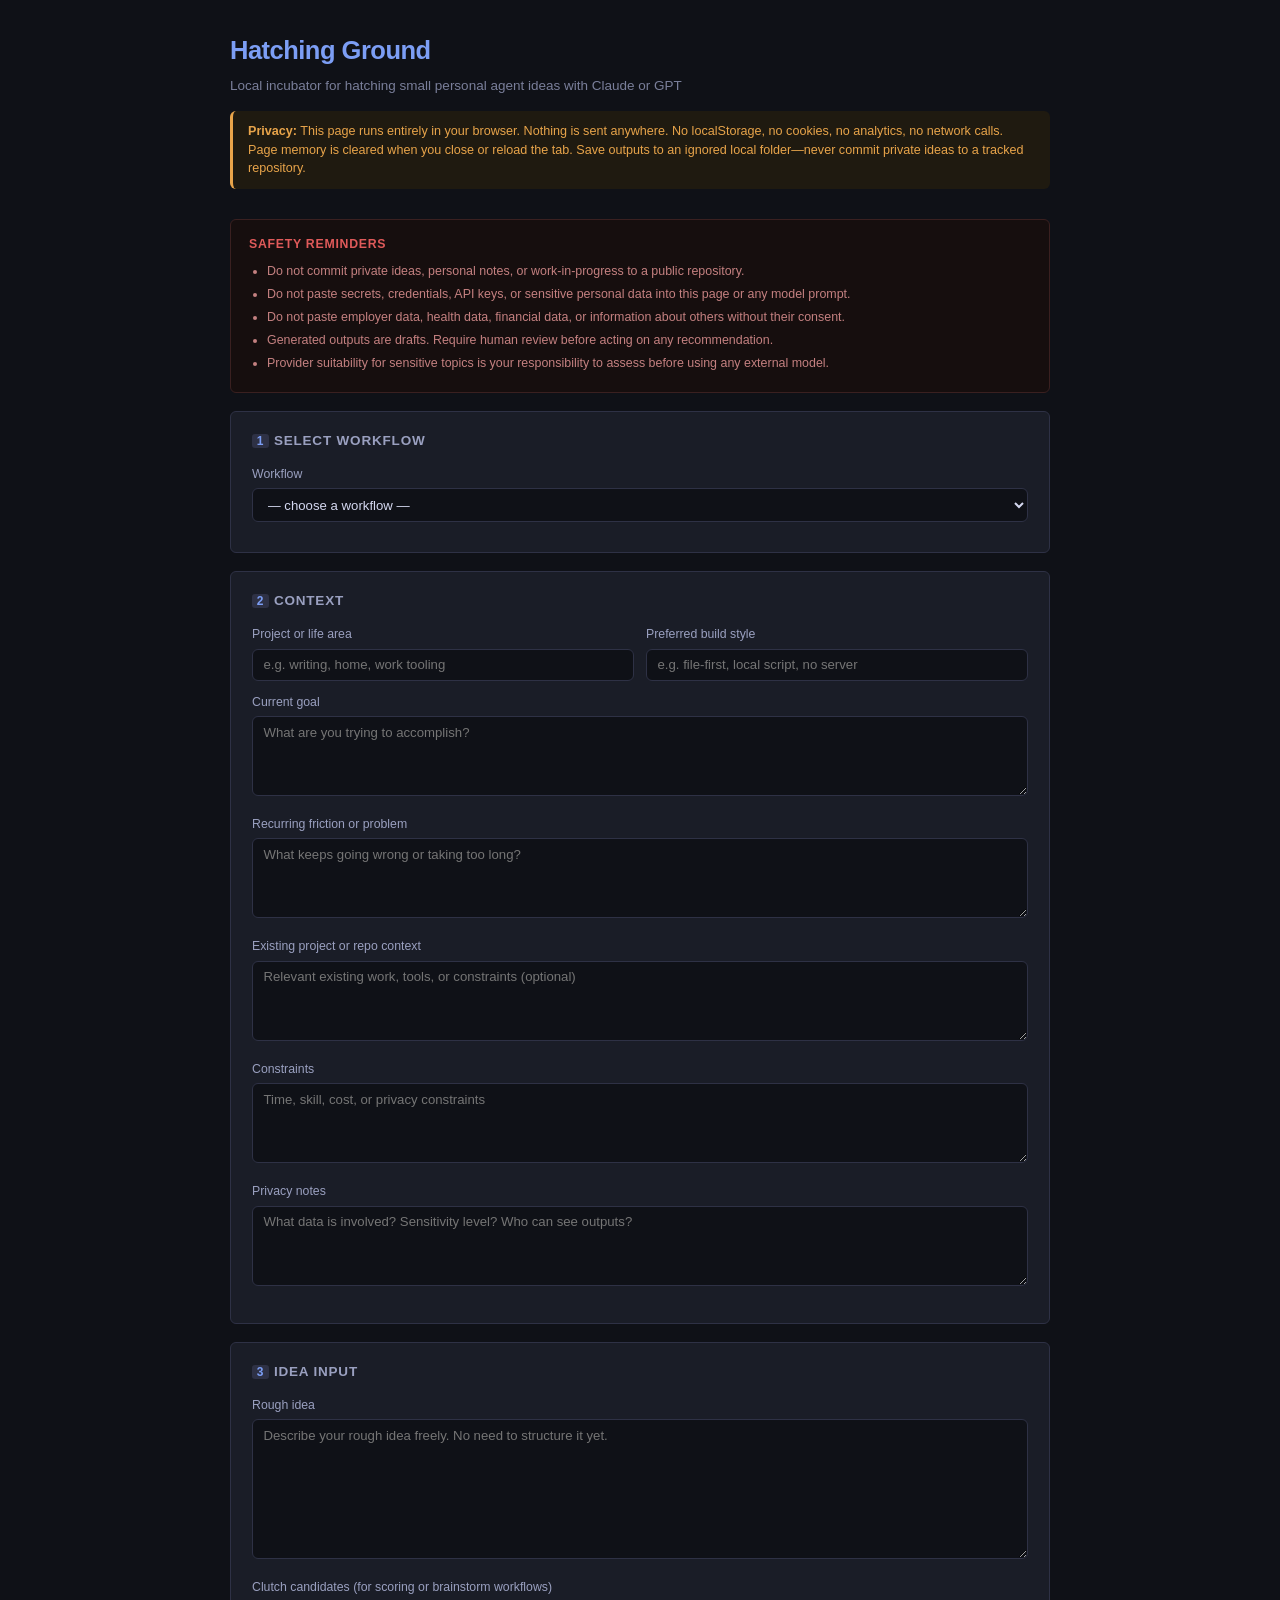
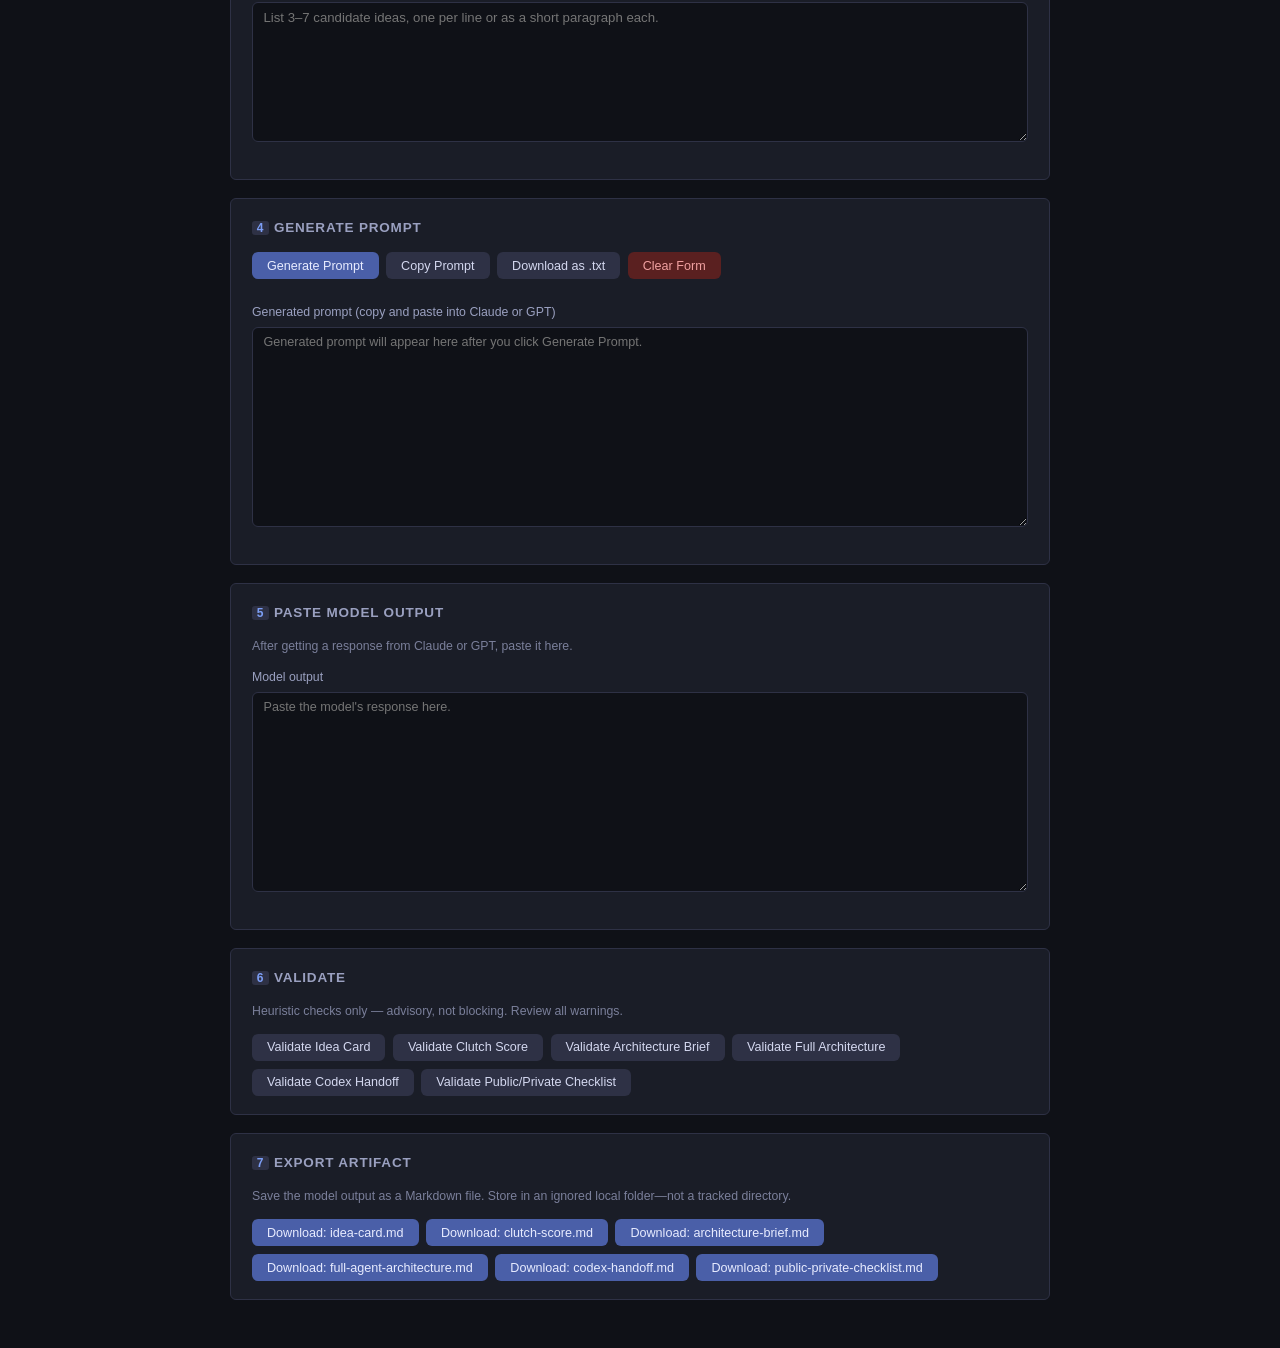
<file: ui/hatching-ground.html>
<!DOCTYPE html>
<html lang="en">
<head>
<meta charset="UTF-8">
<meta name="viewport" content="width=device-width, initial-scale=1.0">
<title>Hatching Ground</title>
<style>
  :root {
    --bg: #0f1117;
    --surface: #1a1d27;
    --border: #2e3145;
    --accent: #7c9ef5;
    --accent-dim: #4a5fa8;
    --warn: #e8a44a;
    --danger: #e05a5a;
    --ok: #5ab87a;
    --text: #d4d8f0;
    --muted: #7a7f9a;
    --label: #9aa0c0;
    --radius: 6px;
    --gap: 1.2rem;
  }
  *, *::before, *::after { box-sizing: border-box; margin: 0; padding: 0; }
  html { font-size: 15px; }
  body {
    background: var(--bg);
    color: var(--text);
    font-family: -apple-system, BlinkMacSystemFont, "Segoe UI", sans-serif;
    line-height: 1.6;
    padding: 2rem 1rem;
  }
  .page { max-width: 820px; margin: 0 auto; }

  /* Header */
  header { margin-bottom: 2rem; }
  header h1 { font-size: 1.7rem; font-weight: 700; color: var(--accent); letter-spacing: -0.02em; }
  header p.sub { color: var(--muted); margin-top: .25rem; font-size: .9rem; }
  .privacy-note {
    margin-top: 1rem;
    padding: .7rem 1rem;
    background: #1f1a10;
    border-left: 3px solid var(--warn);
    border-radius: var(--radius);
    font-size: .84rem;
    color: var(--warn);
    line-height: 1.5;
  }

  /* Cards / sections */
  .card {
    background: var(--surface);
    border: 1px solid var(--border);
    border-radius: var(--radius);
    padding: 1.2rem 1.4rem;
    margin-bottom: var(--gap);
  }
  .card h2 {
    font-size: .9rem;
    text-transform: uppercase;
    letter-spacing: .06em;
    color: var(--label);
    margin-bottom: .9rem;
  }
  .card h2 span.step {
    background: var(--border);
    color: var(--accent);
    border-radius: 3px;
    padding: 0 .4em;
    margin-right: .4em;
    font-size: .8rem;
  }

  /* Form elements */
  label { display: block; font-size: .82rem; color: var(--label); margin-bottom: .25rem; }
  select, input[type="text"], textarea {
    width: 100%;
    background: #0f1117;
    border: 1px solid var(--border);
    border-radius: var(--radius);
    color: var(--text);
    font-family: inherit;
    font-size: .88rem;
    padding: .5rem .7rem;
    margin-bottom: .8rem;
    transition: border-color .15s;
    resize: vertical;
  }
  select { cursor: pointer; }
  select:focus, input:focus, textarea:focus {
    outline: none;
    border-color: var(--accent-dim);
  }
  textarea { min-height: 80px; }
  textarea.tall { min-height: 140px; }
  textarea.output-area { min-height: 200px; font-size: .84rem; }

  .field-row { display: grid; grid-template-columns: 1fr 1fr; gap: .8rem; }
  @media (max-width: 600px) { .field-row { grid-template-columns: 1fr; } }

  /* Buttons */
  .btn-row { display: flex; flex-wrap: wrap; gap: .5rem; margin-top: .4rem; }
  button {
    background: var(--accent-dim);
    color: #e8ecff;
    border: none;
    border-radius: var(--radius);
    padding: .45rem 1rem;
    font-size: .84rem;
    cursor: pointer;
    transition: background .15s;
    font-family: inherit;
  }
  button:hover { background: var(--accent); }
  button.secondary {
    background: var(--border);
    color: var(--text);
  }
  button.secondary:hover { background: #3a3f5c; }
  button.danger { background: #5a2020; color: #f0a0a0; }
  button.danger:hover { background: var(--danger); color: #fff; }

  /* Validation result */
  .validation-result {
    display: none;
    margin-top: .8rem;
    padding: .7rem 1rem;
    border-radius: var(--radius);
    font-size: .84rem;
    line-height: 1.5;
    white-space: pre-wrap;
  }
  .validation-result.pass { background: #0f2018; border-left: 3px solid var(--ok); color: #8ee4aa; }
  .validation-result.warn { background: #201808; border-left: 3px solid var(--warn); color: var(--warn); }
  .validation-result.fail { background: #200808; border-left: 3px solid var(--danger); color: #f0a0a0; }

  /* Safety box */
  .safety-box {
    border: 1px solid #3a2020;
    background: #160e0e;
    border-radius: var(--radius);
    padding: 1rem 1.2rem;
    font-size: .83rem;
    color: #c48080;
    margin-bottom: var(--gap);
  }
  .safety-box h3 { color: var(--danger); font-size: .82rem; text-transform: uppercase; letter-spacing: .06em; margin-bottom: .5rem; }
  .safety-box ul { padding-left: 1.2rem; }
  .safety-box li { margin-bottom: .2rem; }

  /* Workflow hint */
  #workflow-hint {
    font-size: .82rem;
    color: var(--muted);
    margin-top: -.4rem;
    margin-bottom: .8rem;
    line-height: 1.4;
    display: none;
  }

  hr { border: none; border-top: 1px solid var(--border); margin: 1.5rem 0; }
  .muted { color: var(--muted); font-size: .82rem; }
</style>
</head>
<body>
<div class="page">

<header>
  <h1>Hatching Ground</h1>
  <p class="sub">Local incubator for hatching small personal agent ideas with Claude or GPT</p>
  <div class="privacy-note">
    <strong>Privacy:</strong> This page runs entirely in your browser. Nothing is sent anywhere.
    No localStorage, no cookies, no analytics, no network calls.
    Page memory is cleared when you close or reload the tab.
    Save outputs to an ignored local folder—never commit private ideas to a tracked repository.
  </div>
</header>

<!-- Safety warnings (always visible) -->
<div class="safety-box">
  <h3>Safety reminders</h3>
  <ul>
    <li>Do not commit private ideas, personal notes, or work-in-progress to a public repository.</li>
    <li>Do not paste secrets, credentials, API keys, or sensitive personal data into this page or any model prompt.</li>
    <li>Do not paste employer data, health data, financial data, or information about others without their consent.</li>
    <li>Generated outputs are drafts. Require human review before acting on any recommendation.</li>
    <li>Provider suitability for sensitive topics is your responsibility to assess before using any external model.</li>
  </ul>
</div>

<!-- Step 1: Workflow selector -->
<div class="card">
  <h2><span class="step">1</span>Select Workflow</h2>
  <label for="workflow">Workflow</label>
  <select id="workflow">
    <option value="">— choose a workflow —</option>
    <option value="first_clutch_brainstorm">First Clutch Brainstorm</option>
    <option value="idea_card">Turn Rough Idea Into Idea Card</option>
    <option value="score_clutch">Score a Clutch</option>
    <option value="hatch_gate">Hatch Gate Check</option>
    <option value="architecture_brief">Prepare Architecture Brief</option>
    <option value="full_architecture">Prepare Full Architecture</option>
    <option value="codex_handoff">Prepare Codex Handoff</option>
    <option value="public_private_boundary">Check Public/Private Boundary</option>
  </select>
  <div id="workflow-hint"></div>
</div>

<!-- Step 2: Context fields -->
<div class="card">
  <h2><span class="step">2</span>Context</h2>
  <div class="field-row">
    <div>
      <label for="project-area">Project or life area</label>
      <input type="text" id="project-area" placeholder="e.g. writing, home, work tooling">
    </div>
    <div>
      <label for="build-style">Preferred build style</label>
      <input type="text" id="build-style" placeholder="e.g. file-first, local script, no server">
    </div>
  </div>
  <label for="goal">Current goal</label>
  <textarea id="goal" placeholder="What are you trying to accomplish?" rows="2"></textarea>
  <label for="friction">Recurring friction or problem</label>
  <textarea id="friction" placeholder="What keeps going wrong or taking too long?" rows="2"></textarea>
  <label for="repo-context">Existing project or repo context</label>
  <textarea id="repo-context" placeholder="Relevant existing work, tools, or constraints (optional)" rows="2"></textarea>
  <label for="constraints">Constraints</label>
  <textarea id="constraints" placeholder="Time, skill, cost, or privacy constraints" rows="2"></textarea>
  <label for="privacy-notes">Privacy notes</label>
  <textarea id="privacy-notes" placeholder="What data is involved? Sensitivity level? Who can see outputs?" rows="2"></textarea>
</div>

<!-- Step 3: Idea input -->
<div class="card">
  <h2><span class="step">3</span>Idea Input</h2>
  <label for="rough-idea">Rough idea</label>
  <textarea id="rough-idea" class="tall" placeholder="Describe your rough idea freely. No need to structure it yet."></textarea>
  <label for="clutch-input">Clutch candidates (for scoring or brainstorm workflows)</label>
  <textarea id="clutch-input" class="tall" placeholder="List 3–7 candidate ideas, one per line or as a short paragraph each."></textarea>
</div>

<!-- Step 4: Prompt generator -->
<div class="card">
  <h2><span class="step">4</span>Generate Prompt</h2>
  <div class="btn-row">
    <button onclick="generatePrompt()">Generate Prompt</button>
    <button class="secondary" onclick="copyPrompt()">Copy Prompt</button>
    <button class="secondary" onclick="downloadPrompt()">Download as .txt</button>
    <button class="danger" onclick="clearForm()">Clear Form</button>
  </div>
  <br>
  <label for="generated-prompt">Generated prompt (copy and paste into Claude or GPT)</label>
  <textarea id="generated-prompt" class="output-area" readonly placeholder="Generated prompt will appear here after you click Generate Prompt."></textarea>
</div>

<!-- Step 5: Model output -->
<div class="card">
  <h2><span class="step">5</span>Paste Model Output</h2>
  <p class="muted" style="margin-bottom:.8rem">After getting a response from Claude or GPT, paste it here.</p>
  <label for="model-output">Model output</label>
  <textarea id="model-output" class="output-area tall" placeholder="Paste the model's response here."></textarea>
</div>

<!-- Step 6: Validation -->
<div class="card">
  <h2><span class="step">6</span>Validate</h2>
  <p class="muted" style="margin-bottom:.8rem">Heuristic checks only — advisory, not blocking. Review all warnings.</p>
  <div class="btn-row">
    <button class="secondary" onclick="validate('idea_card')">Validate Idea Card</button>
    <button class="secondary" onclick="validate('score_clutch')">Validate Clutch Score</button>
    <button class="secondary" onclick="validate('architecture_brief')">Validate Architecture Brief</button>
    <button class="secondary" onclick="validate('full_architecture')">Validate Full Architecture</button>
    <button class="secondary" onclick="validate('codex_handoff')">Validate Codex Handoff</button>
    <button class="secondary" onclick="validate('public_private_boundary')">Validate Public/Private Checklist</button>
  </div>
  <div id="validation-result" class="validation-result"></div>
</div>

<!-- Step 7: Export -->
<div class="card">
  <h2><span class="step">7</span>Export Artifact</h2>
  <p class="muted" style="margin-bottom:.8rem">Save the model output as a Markdown file. Store in an ignored local folder—not a tracked directory.</p>
  <div class="btn-row">
    <button onclick="downloadArtifact('idea-card.md')">Download: idea-card.md</button>
    <button onclick="downloadArtifact('clutch-score.md')">Download: clutch-score.md</button>
    <button onclick="downloadArtifact('architecture-brief.md')">Download: architecture-brief.md</button>
    <button onclick="downloadArtifact('full-agent-architecture.md')">Download: full-agent-architecture.md</button>
    <button onclick="downloadArtifact('codex-handoff.md')">Download: codex-handoff.md</button>
    <button onclick="downloadArtifact('public-private-checklist.md')">Download: public-private-checklist.md</button>
  </div>
</div>

</div><!-- .page -->

<script>
/* ---------------------------------------------------------------
   All data lives in page memory only. No localStorage, no cookies,
   no sessionStorage, no network calls, no external resources.
   User input is never logged to the console.
--------------------------------------------------------------- */

var WORKFLOWS = {
  first_clutch_brainstorm: {
    hint: "Discover 3–7 small, bounded agent candidates from your context and friction.",
    outputType: "brainstorm_list"
  },
  idea_card: {
    hint: "Turn a rough idea into a structured idea card with title, problem, MVP, and privacy classification.",
    outputType: "idea_card"
  },
  score_clutch: {
    hint: "Score a set of candidates against the seven Hatching Ground criteria and recommend one.",
    outputType: "clutch_score"
  },
  hatch_gate: {
    hint: "Check whether an idea is ready for architecture work. Surfaces failed gates before investing more.",
    outputType: "hatch_gate"
  },
  architecture_brief: {
    hint: "Produce a focused pre-architecture brief: problem, MVP scope, constraints, first test.",
    outputType: "architecture_brief"
  },
  full_architecture: {
    hint: "Produce a twelve-section full architecture document covering pattern, scope, structure, guardrails, and Codex prompt.",
    outputType: "full_architecture"
  },
  codex_handoff: {
    hint: "Prepare a complete implementation prompt for a Codex or coding agent, including file structure and first-run test.",
    outputType: "codex_handoff"
  },
  public_private_boundary: {
    hint: "Classify what is private-only, potentially publishable, and public-safe. Surface any privacy risks.",
    outputType: "public_private_checklist"
  }
};

var VALIDATION_CHECKS = {
  idea_card: [
    { label: "Has title or name", test: function(t){ return /#+\s*\w|name\s*[:—]/i.test(t); } },
    { label: "Has problem or friction statement", test: function(t){ return /problem|friction|recurring|pain/i.test(t); } },
    { label: "Has MVP or smallest version", test: function(t){ return /mvp|smallest|minimum|first.?version/i.test(t); } },
    { label: "Has privacy classification", test: function(t){ return /private|public.safe|publishable|sensitivity/i.test(t); } },
    { label: "Has first-run test or success criterion", test: function(t){ return /first.?run|test|success|criterion|done when/i.test(t); } },
    { label: "No broad permissions or cloud assumption", test: function(t){ return !/always.on|broad.permission|deploy.*vps|cloud.storage|database.*prod/i.test(t); } }
  ],
  score_clutch: [
    { label: "Has scoring or criteria", test: function(t){ return /score|criteria|criterion|\d\/5|\d\/10/i.test(t); } },
    { label: "Has recommendation (hatch/park/discard)", test: function(t){ return /hatch|park|discard|merge|split|recommend/i.test(t); } },
    { label: "Has privacy note per candidate", test: function(t){ return /private|public|sensitive/i.test(t); } },
    { label: "Has one selection or clear winner", test: function(t){ return /winner|selected|chosen|hatchling|go with/i.test(t); } }
  ],
  architecture_brief: [
    { label: "Has problem restatement", test: function(t){ return /problem|idea restatement|restate/i.test(t); } },
    { label: "Has MVP scope", test: function(t){ return /mvp|scope|smallest/i.test(t); } },
    { label: "Has privacy or guardrails section", test: function(t){ return /privacy|guardrail|private.only|boundary/i.test(t); } },
    { label: "Has first test or success criterion", test: function(t){ return /first.?run|first.?test|success|done when/i.test(t); } },
    { label: "No cloud or VPS in MVP scope", test: function(t){ return !/vps|cloud.deploy|production.server/i.test(t); } }
  ],
  full_architecture: [
    { label: "Has Idea Restatement section", test: function(t){ return /idea restatement|1\.\s*idea/i.test(t); } },
    { label: "Has Recommended Pattern", test: function(t){ return /recommended pattern|2\.\s*recommended/i.test(t); } },
    { label: "Has MVP Scope", test: function(t){ return /mvp scope|3\.\s*mvp/i.test(t); } },
    { label: "Has Guardrails and Privacy Notes", test: function(t){ return /guardrail|privacy note|8\.\s*guardrail/i.test(t); } },
    { label: "Has Codex Implementation Prompt", test: function(t){ return /codex|implementation prompt|9\.\s*codex/i.test(t); } },
    { label: "Has First-Run Checklist", test: function(t){ return /first.?run checklist|11\.\s*first/i.test(t); } },
    { label: "Has Iteration Backlog", test: function(t){ return /iteration backlog|12\.\s*iteration/i.test(t); } },
    { label: "No autonomous actions in MVP", test: function(t){ return !/autonomous|auto.send|auto.commit|auto.deploy/i.test(t); } }
  ],
  codex_handoff: [
    { label: "Has implementation prompt or instructions", test: function(t){ return /implement|build|create.*file|write.*script/i.test(t); } },
    { label: "Has file or repo structure", test: function(t){ return /structure|file.*layout|directory|folder/i.test(t); } },
    { label: "Has first-run test", test: function(t){ return /first.?run|test|verify|success/i.test(t); } },
    { label: "Has privacy or safety note", test: function(t){ return /private|safety|guardrail|no.*secret/i.test(t); } }
  ],
  public_private_boundary: [
    { label: "Has Private-only classification", test: function(t){ return /private.only|private only/i.test(t); } },
    { label: "Has Public-safe or Potentially publishable", test: function(t){ return /public.safe|potentially.publishable/i.test(t); } },
    { label: "Has explicit risk or warning", test: function(t){ return /risk|warning|caution|do not commit|never commit/i.test(t); } }
  ]
};

var PROMPTS = {
  first_clutch_brainstorm: function(ctx) {
    return [
      "HATCHING GROUND — WORKFLOW: First Clutch Brainstorm",
      "",
      "Please generate a clutch of 3–7 small, bounded personal agent ideas.",
      "",
      ctx.project ? "Project or life area: " + ctx.project : "",
      ctx.goal ? "Goal: " + ctx.goal : "",
      ctx.friction ? "Recurring friction: " + ctx.friction : "",
      ctx.constraints ? "Constraints: " + ctx.constraints : "",
      ctx.privacy ? "Privacy notes: " + ctx.privacy : "",
      ctx.buildStyle ? "Preferred build style: " + ctx.buildStyle : "",
      "",
      "For each idea:",
      "- Give it a short name.",
      "- State the problem it solves.",
      "- Describe the smallest useful version.",
      "- Classify data sensitivity (private-only / potentially-publishable / public-safe).",
      "- Give a first-run test (how would the user know it worked?).",
      "",
      "Hatching Ground principles:",
      "- One user, one primary problem, bounded MVP.",
      "- Prefer file-first, local-first, script-first approaches.",
      "- Avoid multi-agent systems unless clearly justified.",
      "- Do not suggest always-on servers, broad permissions, or cloud deployment for the MVP.",
      "- Do not encourage building every idea.",
    ].filter(function(l){ return l !== undefined && l !== null; }).join("\n");
  },

  idea_card: function(ctx) {
    return [
      "HATCHING GROUND — WORKFLOW: Turn Rough Idea Into Idea Card",
      "",
      ctx.project ? "Project or life area: " + ctx.project : "",
      ctx.goal ? "Goal: " + ctx.goal : "",
      ctx.friction ? "Recurring friction: " + ctx.friction : "",
      ctx.constraints ? "Constraints: " + ctx.constraints : "",
      ctx.privacy ? "Privacy notes: " + ctx.privacy : "",
      ctx.buildStyle ? "Preferred build style: " + ctx.buildStyle : "",
      ctx.roughIdea ? "\nRough idea:\n" + ctx.roughIdea : "",
      "",
      "Please produce an idea card with these sections:",
      "1. Title",
      "2. Problem Statement",
      "3. Proposed Agent Role",
      "4. Smallest Useful Version (MVP)",
      "5. Inputs and Outputs",
      "6. Privacy Classification (private-only / potentially-publishable / public-safe)",
      "7. Assumptions",
      "8. First-Run Test",
      "9. Hatch Gate (is it ready for architecture work?)",
      "",
      "Hatching Ground principles:",
      "- Prefer the smallest version that proves value.",
      "- Keep private data out of tracked examples.",
      "- Require human review for consequential actions.",
      "- Do not invest in architecture until the idea card is solid.",
    ].filter(Boolean).join("\n");
  },

  score_clutch: function(ctx) {
    return [
      "HATCHING GROUND — WORKFLOW: Score a Clutch",
      "",
      ctx.project ? "Project or life area: " + ctx.project : "",
      ctx.friction ? "Recurring friction: " + ctx.friction : "",
      ctx.constraints ? "Constraints: " + ctx.constraints : "",
      ctx.privacy ? "Privacy notes: " + ctx.privacy : "",
      ctx.clutch ? "\nCandidates:\n" + ctx.clutch : "",
      "",
      "Please score each candidate on these seven criteria (1–5 each):",
      "1. Small — one user, one primary problem, bounded MVP",
      "2. Specific — clear inputs, outputs, assumptions, first-run test",
      "3. Personally useful — addresses credible recurring friction",
      "4. Artifact-first — produces inspectable files or structured outputs",
      "5. Privacy-aware — classifies data, minimizes exposure",
      "6. Buildable — matches available effort, no unproven dependencies",
      "7. Not over-engineered — defers hosting, autonomy, memory, integrations",
      "",
      "Then:",
      "- Sum scores for each candidate.",
      "- Apply hatch gate (fail candidates with critical issues regardless of total).",
      "- Recommend: hatch, park, split, merge, or discard.",
      "- Select one hatchling or explain why none qualifies yet.",
    ].filter(Boolean).join("\n");
  },

  hatch_gate: function(ctx) {
    return [
      "HATCHING GROUND — WORKFLOW: Hatch Gate Check",
      "",
      ctx.project ? "Project or life area: " + ctx.project : "",
      ctx.roughIdea ? "\nIdea summary:\n" + ctx.roughIdea : "",
      ctx.privacy ? "\nPrivacy notes: " + ctx.privacy : "",
      "",
      "Please check the following hatch gates:",
      "1. Is the problem statement specific and personally recurring?",
      "2. Is the scope bounded to one user and one workflow?",
      "3. Is a smallest useful version clear?",
      "4. Is a first-run test defined?",
      "5. Is the privacy classification clear and safe?",
      "6. Is the required effort realistic?",
      "7. Are no high-risk dependencies assumed for the MVP?",
      "",
      "For each gate: pass or fail with a brief justification.",
      "If any gate fails: stop before architecture work and ask one material clarifying question.",
      "If all gates pass: confirm the idea is ready for architecture work.",
    ].filter(Boolean).join("\n");
  },

  architecture_brief: function(ctx) {
    return [
      "HATCHING GROUND — WORKFLOW: Prepare Architecture Brief",
      "",
      ctx.project ? "Project or life area: " + ctx.project : "",
      ctx.goal ? "Goal: " + ctx.goal : "",
      ctx.friction ? "Recurring friction: " + ctx.friction : "",
      ctx.repoContext ? "Existing context: " + ctx.repoContext : "",
      ctx.constraints ? "Constraints: " + ctx.constraints : "",
      ctx.privacy ? "Privacy notes: " + ctx.privacy : "",
      ctx.buildStyle ? "Preferred build style: " + ctx.buildStyle : "",
      ctx.roughIdea ? "\nIdea:\n" + ctx.roughIdea : "",
      "",
      "Please produce a pre-architecture brief with these sections:",
      "1. Idea Restatement",
      "2. Problem and Friction",
      "3. MVP Scope (what it does and does not do)",
      "4. Proposed Agent Role",
      "5. Key Inputs and Outputs",
      "6. Privacy and Guardrails",
      "7. First-Run Test",
      "8. Deferred Items (what waits for v2)",
      "",
      "Hatching Ground principles:",
      "- Prefer file-first, script-first, local-first.",
      "- Separate memory from state.",
      "- No always-on server or cloud deployment in MVP.",
      "- Human review required for consequential actions.",
    ].filter(Boolean).join("\n");
  },

  full_architecture: function(ctx) {
    return [
      "HATCHING GROUND — WORKFLOW: Prepare Full Architecture",
      "",
      ctx.project ? "Project or life area: " + ctx.project : "",
      ctx.goal ? "Goal: " + ctx.goal : "",
      ctx.friction ? "Recurring friction: " + ctx.friction : "",
      ctx.repoContext ? "Existing context: " + ctx.repoContext : "",
      ctx.constraints ? "Constraints: " + ctx.constraints : "",
      ctx.privacy ? "Privacy notes: " + ctx.privacy : "",
      ctx.buildStyle ? "Preferred build style: " + ctx.buildStyle : "",
      ctx.roughIdea ? "\nIdea:\n" + ctx.roughIdea : "",
      "",
      "Please produce a full architecture document with these twelve sections:",
      "1. Idea Restatement",
      "2. Recommended Pattern",
      "3. MVP Scope",
      "4. Taxonomy Artifact Map",
      "5. Proposed Repo Structure",
      "6. UI Harness Recommendation",
      "7. Key Design Decisions",
      "8. Guardrails and Privacy Notes",
      "9. Codex Implementation Prompt",
      "10. Powering and Usage Plan",
      "11. First-Run Checklist",
      "12. Iteration Backlog",
      "",
      "Hatching Ground principles:",
      "- Think in artifacts, not just prompts.",
      "- Prefer private-first, file-first architectures.",
      "- Start with the smallest useful version.",
      "- Avoid overbuilding and multi-agent systems unless clearly justified.",
      "- Separate memory from state.",
      "- Classify public/private boundaries explicitly.",
      "- Recommend a UI harness for full architecture outputs.",
      "- Require human review for consequential actions.",
      "- Use synthetic examples for publishable material.",
    ].filter(Boolean).join("\n");
  },

  codex_handoff: function(ctx) {
    return [
      "HATCHING GROUND — WORKFLOW: Prepare Codex Handoff",
      "",
      ctx.project ? "Project or life area: " + ctx.project : "",
      ctx.goal ? "Goal: " + ctx.goal : "",
      ctx.repoContext ? "Existing repo context: " + ctx.repoContext : "",
      ctx.constraints ? "Constraints: " + ctx.constraints : "",
      ctx.privacy ? "Privacy notes: " + ctx.privacy : "",
      ctx.buildStyle ? "Preferred build style: " + ctx.buildStyle : "",
      ctx.roughIdea ? "\nIdea or architecture summary:\n" + ctx.roughIdea : "",
      "",
      "Please produce a Codex implementation prompt with these sections:",
      "1. Task Summary",
      "2. Repo or File Structure",
      "3. Files to Create",
      "4. Files to Modify",
      "5. Implementation Notes",
      "6. Privacy and Safety Constraints",
      "7. First-Run Test",
      "8. What Not to Do",
      "",
      "The prompt should be self-contained so a coding agent can implement it from scratch.",
      "Do not assume memory of prior conversations.",
      "Include explicit safety constraints: no secrets, no broad permissions, no cloud deployment unless specified.",
    ].filter(Boolean).join("\n");
  },

  public_private_boundary: function(ctx) {
    return [
      "HATCHING GROUND — WORKFLOW: Check Public/Private Boundary",
      "",
      ctx.project ? "Project or life area: " + ctx.project : "",
      ctx.roughIdea ? "\nContent or idea to classify:\n" + ctx.roughIdea : "",
      ctx.privacy ? "\nPrivacy context: " + ctx.privacy : "",
      "",
      "Please classify each element of this content or idea into one of three categories:",
      "",
      "PRIVATE-ONLY: Contains personal data, financial data, health data, relationship data, employer data,",
      "credentials, private notes, raw memory, or raw state. Must stay in ignored local storage.",
      "Must not be committed or shared.",
      "",
      "POTENTIALLY PUBLISHABLE LATER: Currently private because of context or draft state.",
      "Could be published if synthetic examples replace personal details.",
      "",
      "PUBLIC-SAFE: Contains no personal data, uses synthetic examples, and would not reveal",
      "sensitive context if shared. Safe to track in a public repository.",
      "",
      "Then:",
      "- Identify any risks in the boundary classification.",
      "- Flag anything that could leak private context indirectly.",
      "- Recommend storage location (tracked repo / ignored local / encrypted local).",
    ].filter(Boolean).join("\n");
  }
};

function getContext() {
  return {
    project: document.getElementById("project-area").value.trim(),
    goal: document.getElementById("goal").value.trim(),
    friction: document.getElementById("friction").value.trim(),
    repoContext: document.getElementById("repo-context").value.trim(),
    constraints: document.getElementById("constraints").value.trim(),
    privacy: document.getElementById("privacy-notes").value.trim(),
    buildStyle: document.getElementById("build-style").value.trim(),
    roughIdea: document.getElementById("rough-idea").value.trim(),
    clutch: document.getElementById("clutch-input").value.trim()
  };
}

function generatePrompt() {
  var wf = document.getElementById("workflow").value;
  if (!wf) {
    document.getElementById("generated-prompt").value = "Please select a workflow first.";
    return;
  }
  var fn = PROMPTS[wf];
  if (!fn) {
    document.getElementById("generated-prompt").value = "Workflow prompt not found.";
    return;
  }
  var ctx = getContext();
  document.getElementById("generated-prompt").value = fn(ctx);
}

function copyPrompt() {
  var el = document.getElementById("generated-prompt");
  if (!el.value || el.value === "Please select a workflow first.") {
    generatePrompt();
  }
  if (!el.value) return;
  el.select();
  document.execCommand("copy");
  window.getSelection && window.getSelection().removeAllRanges && window.getSelection().removeAllRanges();
}

function downloadPrompt() {
  var el = document.getElementById("generated-prompt");
  if (!el.value || el.value === "Please select a workflow first.") {
    generatePrompt();
  }
  if (!el.value) return;
  triggerDownload("hatching-ground-prompt.txt", el.value);
}

function downloadArtifact(filename) {
  var content = document.getElementById("model-output").value.trim();
  if (!content) {
    alert("Paste model output first (Step 5), then download.");
    return;
  }
  triggerDownload(filename, content);
}

function triggerDownload(filename, text) {
  var blob = new Blob([text], { type: "text/plain;charset=utf-8" });
  var url = URL.createObjectURL(blob);
  var a = document.createElement("a");
  a.href = url;
  a.download = filename;
  document.body.appendChild(a);
  a.click();
  document.body.removeChild(a);
  URL.revokeObjectURL(url);
}

function validate(type) {
  var checks = VALIDATION_CHECKS[type];
  var output = document.getElementById("model-output").value.trim();
  var resultEl = document.getElementById("validation-result");

  if (!output) {
    resultEl.className = "validation-result warn";
    resultEl.style.display = "block";
    resultEl.textContent = "No model output found. Paste model output in Step 5 first.";
    return;
  }
  if (!checks) {
    resultEl.className = "validation-result warn";
    resultEl.style.display = "block";
    resultEl.textContent = "No validation checks defined for this workflow.";
    return;
  }

  var passed = [];
  var failed = [];
  checks.forEach(function(c) {
    if (c.test(output)) {
      passed.push(c.label);
    } else {
      failed.push(c.label);
    }
  });

  if (failed.length === 0) {
    resultEl.className = "validation-result pass";
    resultEl.textContent = "PASS — All " + passed.length + " checks passed. Review the output before acting on it.";
  } else if (failed.length <= 2) {
    resultEl.className = "validation-result warn";
    resultEl.textContent = "ADVISORY — " + failed.length + " check(s) did not pass:\n\n" +
      failed.map(function(f){ return "- " + f; }).join("\n") +
      "\n\nPassed: " + passed.join(", ") + "\n\nReview the output and consider whether these are present but phrased differently.";
  } else {
    resultEl.className = "validation-result fail";
    resultEl.textContent = "REVIEW — " + failed.length + " checks did not pass:\n\n" +
      failed.map(function(f){ return "- " + f; }).join("\n") +
      "\n\nPassed: " + passed.join(", ") + "\n\nThe output may be incomplete or not follow Hatching Ground structure. Review before using.";
  }
  resultEl.style.display = "block";
}

function clearForm() {
  if (!confirm("Clear all form fields? This cannot be undone.")) return;
  ["project-area","goal","friction","repo-context","constraints","privacy-notes","build-style",
   "rough-idea","clutch-input","generated-prompt","model-output"].forEach(function(id) {
    var el = document.getElementById(id);
    if (el) el.value = "";
  });
  document.getElementById("workflow").value = "";
  document.getElementById("workflow-hint").style.display = "none";
  document.getElementById("workflow-hint").textContent = "";
  var r = document.getElementById("validation-result");
  r.style.display = "none";
  r.textContent = "";
}

document.getElementById("workflow").addEventListener("change", function() {
  var hint = document.getElementById("workflow-hint");
  var wf = WORKFLOWS[this.value];
  if (wf) {
    hint.textContent = wf.hint;
    hint.style.display = "block";
  } else {
    hint.textContent = "";
    hint.style.display = "none";
  }
});
</script>
</body>
</html>
</file>
